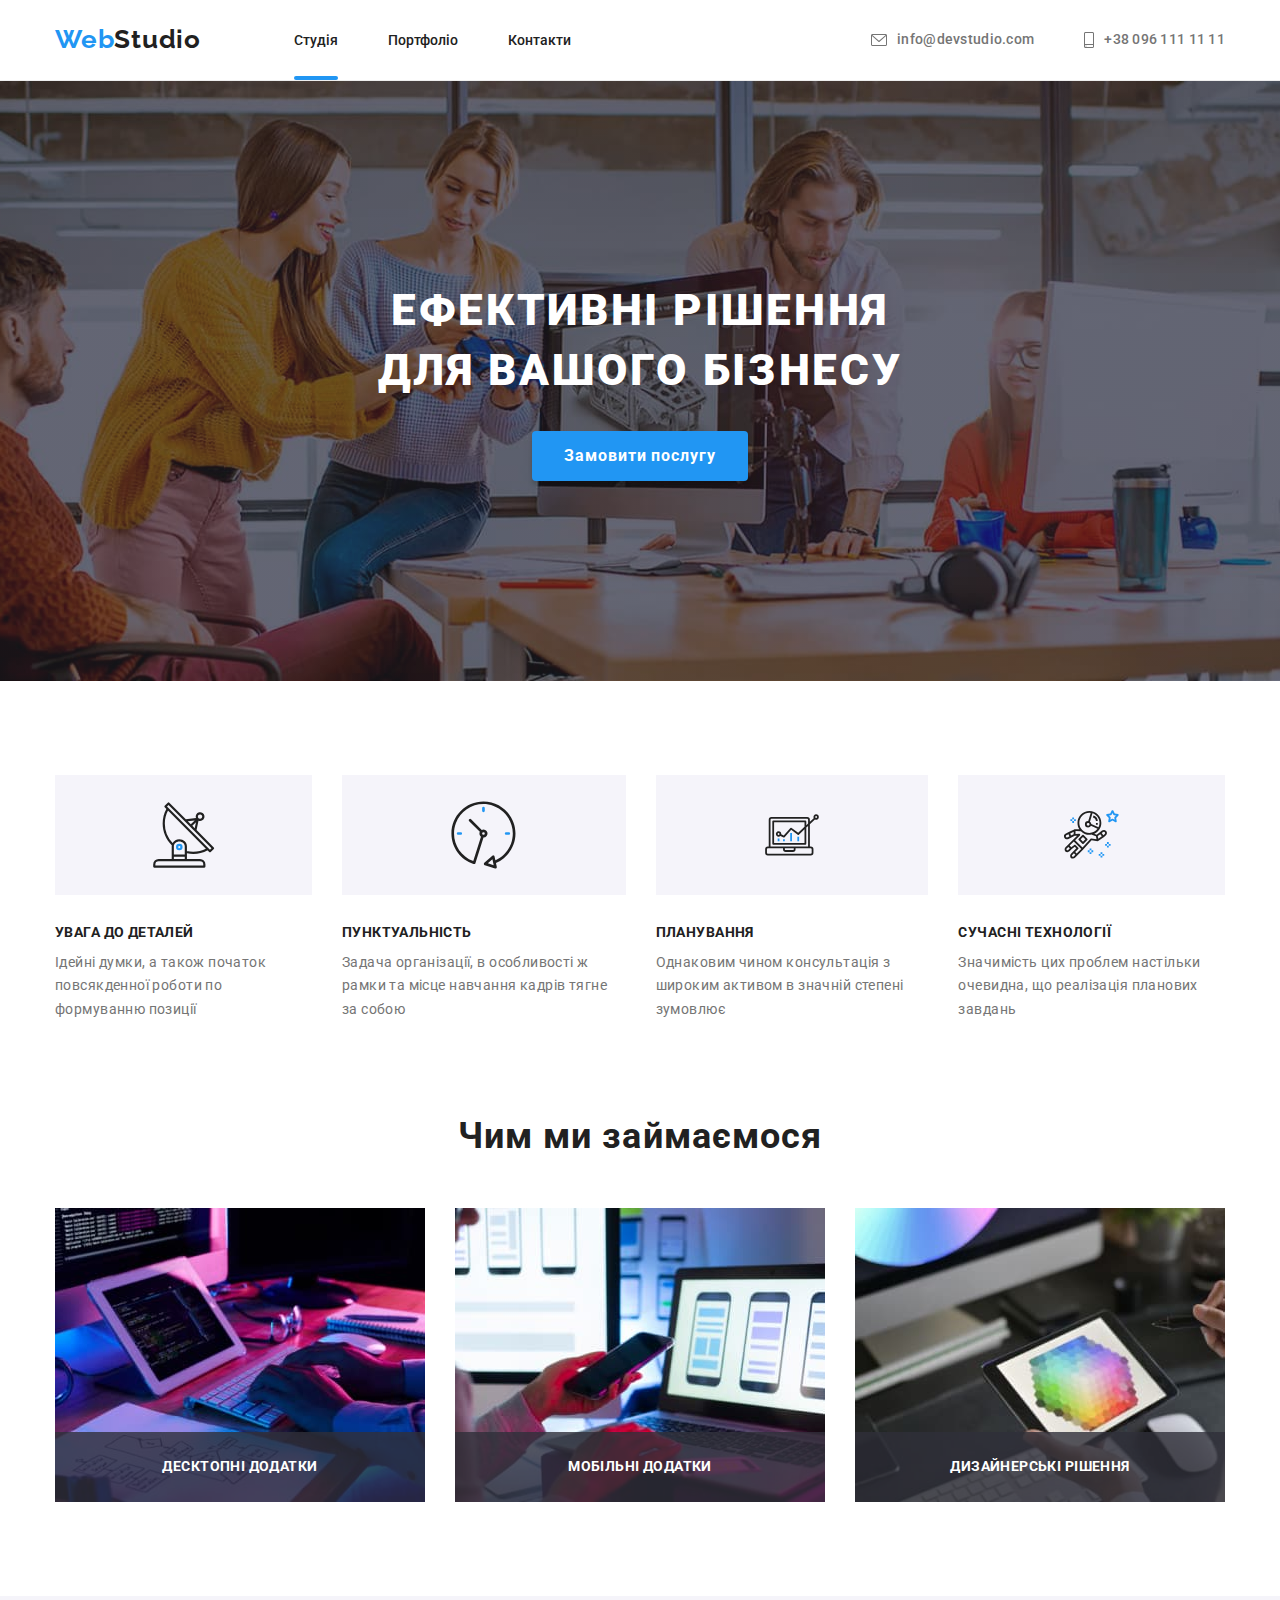
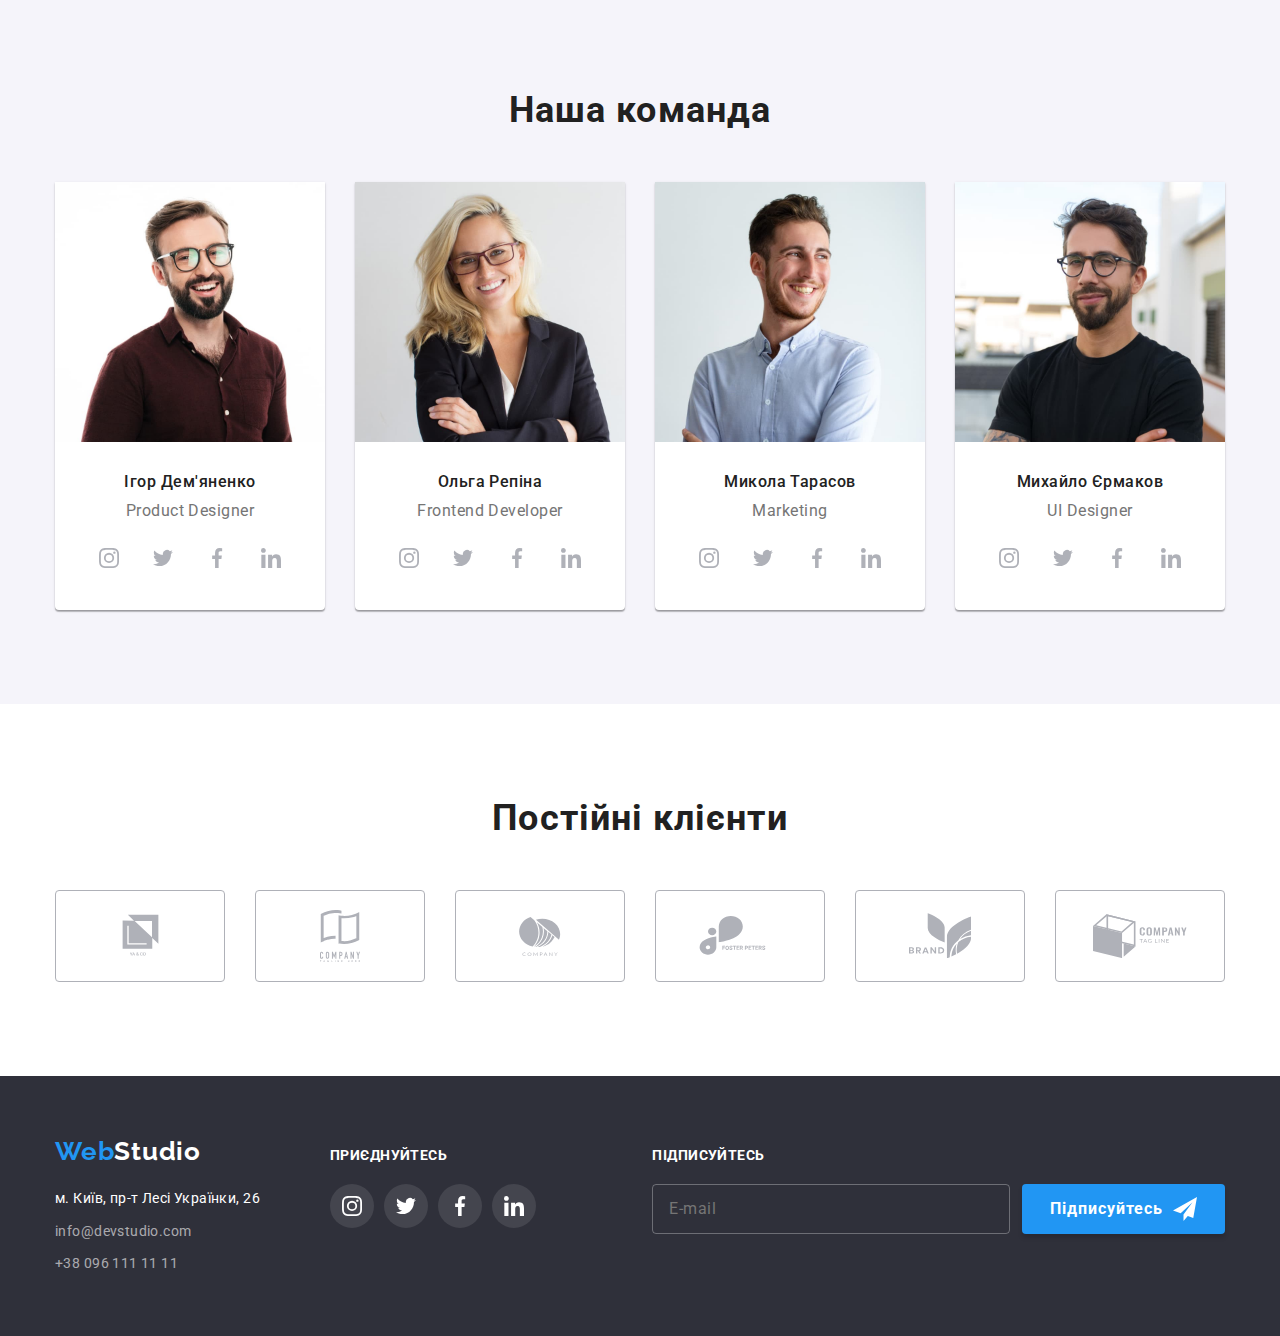
<file: index.html>
<!DOCTYPE html>
<html lang="en">
<head>
    <meta charset="UTF-8">
    <meta http-equiv="X-UA-Compatible" content="IE=edge">
    <meta name="viewport" content="width=device-width, initial-scale=1.0">
    <title>WebStudio</title>
    <link rel="preconnect" href="https://fonts.googleapis.com">
    <link rel="preconnect" href="https://fonts.gstatic.com" crossorigin>
    <link href="https://fonts.googleapis.com/css2?family=Raleway:wght@700&family=Roboto:wght@400;500;700;900&display=swap" 
        rel="stylesheet">
    <link rel="stylesheet" href="https://cdnjs.cloudflare.com/ajax/libs/modern-normalize/1.0.0/modern-normalize.min.css">
    <link rel="stylesheet" href="./css/main.min.css">
</head>
<body>
    <!-- Шапка сторінки    -->
    <header class="page-header">
        <div class="container page-header__container">
            <a href="./index.html" class="logo">Web<span class="logo--header">Studio</span></a>
            <nav>
                <ul class="site-nav">
                    <li class="site-nav__item"><a href="./index.html" class="site-nav__link site-nav__item--active">Студія</a></li>
                    <li class="site-nav__item"><a href="./portfolio.html" class="site-nav__link">Портфоліо</a></li>
                    <li class="site-nav__item"><a href="#" class="site-nav__link">Контакти</a></li>
                </ul>
            </nav>
            <ul class="contact-header">
                <li class="contact-header__item">
                    <a href="mailto:info@devstudio.com" class="contact-header__link">
                        <svg class="contact-header__icon" width="16" height="12">
                            <use href="./images/icons.svg#icon-envelope"></use>
                        </svg>
                        info@devstudio.com
                    </a>
                </li>
                <li class="contact-header__item">
                    <a href="tel:+380961111111" class="contact-header__link">
                        <svg class="contact-header__icon" width="10" height="16">
                            <use href="./images/icons.svg#icon-smartphone"></use>
                        </svg>
                        +38 096 111 11 11
                    </a>
                </li>
            </ul>
        </div>
    </header>
    <!-- Основна частина     -->
    <main>
        <!-- Секція з гаслом та кнопкою замовлення послуг    -->
        <section class="hero overlay">
            <div class="container">
                <h1 class="hero__title">ЕФЕКТИВНІ РІШЕННЯ <br> ДЛЯ ВАШОГО БІЗНЕСУ</h1>
                <button type="button" class="hero__button" data-modal-open>Замовити послугу</button>
            </div>
        </section>
        <!-- Секція Переваги    -->
        <section class="section">
            <div class="container">
                <h2 class="visually-hidden">Особливості</h2>
                <ul class="features">
                    <li class="features__item">
                        <div class="features__thumb">
                            <svg class="features__icon" width="65.32" height="70">
                                <use href="./images/icons.svg#icon-antenna"></use>
                            </svg>
                        </div>
                        <h3 class="features__title">Увага до деталей</h3>
                        <p class="features__text">Ідейні думки, а також початок повсякденної роботи по формуванню позиції</p>
                    </li>
                    <li class="features__item">
                        <div class="features__thumb">
                            <svg class="features__icon" width="66.96" height="70">
                                <use href="./images/icons.svg#icon-clock"></use>
                            </svg>
                        </div>
                        <h3 class="features__title">Пунктуальність</h3>
                        <p class="features__text">Задача організації, в особливості ж рамки та місце навчання кадрів тягне за собою</p>
                    </li>
                    <li class="features__item">
                        <div class="features__thumb">
                            <svg class="features__icon" width="70" height="53.69">
                                <use href="./images/icons.svg#icon-diagram"></use>
                            </svg>
                        </div>
                        <h3 class="features__title">Планування</h3>
                        <p class="features__text">Однаковим чином консультація з широким активом в значній степені зумовлює</p>
                    </li>
                    <li class="features__item">
                        <div class="features__thumb">
                            <svg class="features__icon" width="54.83" height="60.66">
                                <use href="./images/icons.svg#icon-astronaut"></use>
                            </svg>
                        </div>
                        <h3 class="features__title">Сучасні технології</h3>
                        <p class="features__text">Значимість цих проблем настільки очевидна, що реалізація планових завдань</p>
                    </li>
                </ul>
            </div>
        </section>
        <!-- Секція Чим ми займаємося    -->
        <section class="activities-section">
            <div class="container">
                <h2 class="second-title">Чим ми займаємося</h2>
                <ul class="activities">
                    <li class="activities__item">
                        <img src="./images/img1.1opt.jpg" alt="Десктопні додатки" width="370">
                        <div class="activities__thumb">
                            <p class="activities__text">Десктопні додатки</p>
                        </div>
                    </li>
                    <li class="activities__item">
                        <img src="./images/img1.2opt.jpg" alt="Мобільні додатки" width="370">
                        <div class="activities__thumb">
                            <p class="activities__text">Мобільні додатки</p>
                        </div>
                    </li>
                    <li class="activities__item">
                        <img src="./images/img1.3opt.jpg" alt="Дизайнерські рішення" width="370">
                        <div class="activities__thumb">
                            <p class="activities__text">Дизайнерські рішення</p>
                        </div>
                    </li>
                </ul>
            </div>
        </section>
        <!-- Секція команда    -->
        <section class="team section">
            <div class="container">
                <h2 class="second-title">Наша команда</h2>
                <ul class="team-list">
                    <li class="worker">
                        <img src="./images/img2.1opt.jpg" alt="Ігор Дем'яненко" width="270">
                        <div class="worker__thumb">
                            <h3 class="worker__name">Ігор Дем'яненко</h3>
                            <p class="worker__position">Product Designer</p>
                            <ul class="worker__social-link-list">
                                <li class="worker__social-link-item">
                                    <a href="#" class="worker__social-link">
                                        <svg class="worker__social-link-icon" width="20" height="20">
                                            <use href="./images/icons.svg#icon-instagram"></use>
                                        </svg>
                                    </a>
                                </li>
                                <li class="worker__social-link-item">
                                    <a href="#" class="worker__social-link">
                                        <svg class="worker__social-link-icon" width="20" height="20">
                                            <use href="./images/icons.svg#icon-twitter"></use>
                                        </svg>
                                    </a>
                                </li>
                                <li class="worker__social-link-item">
                                    <a href="#" class="worker__social-link">
                                        <svg class="worker__social-link-icon" width="20" height="20">
                                            <use href="./images/icons.svg#icon-facebook"></use>
                                        </svg>
                                    </a>
                                </li>
                                <li class="worker__social-link-item">
                                    <a href="#" class="worker__social-link">
                                        <svg class="worker__social-link-icon" width="20" height="20">
                                            <use href="./images/icons.svg#icon-linkedin"></use>
                                        </svg>
                                    </a>
                                </li>
                            </ul>
                        </div>
                    </li>
                    <li class="worker">
                        <img src="./images/img2.2opt.jpg" alt="Ольга Репіна" width="270">
                        <div class="worker__thumb">
                            <h3 class="worker__name">Ольга Репіна</h3>
                            <p class="worker__position">Frontend Developer</p>
                            <ul class="worker__social-link-list">
                                <li class="worker__social-link-item">
                                    <a href="#" class="worker__social-link">
                                        <svg class="worker__social-link-icon" width="20" height="20">
                                            <use href="./images/icons.svg#icon-instagram"></use>
                                        </svg>
                                    </a>
                                </li>
                                <li class="worker__social-link-item">
                                    <a href="#" class="worker__social-link">
                                        <svg class="worker__social-link-icon" width="20" height="20">
                                            <use href="./images/icons.svg#icon-twitter"></use>
                                        </svg>
                                    </a>
                                </li>
                                <li class="worker__social-link-item">
                                    <a href="#" class="worker__social-link">
                                        <svg class="worker__social-link-icon" width="20" height="20">
                                            <use href="./images/icons.svg#icon-facebook"></use>
                                        </svg>
                                    </a>
                                </li>
                                <li class="worker__social-link-item">
                                    <a href="#" class="worker__social-link">
                                        <svg class="worker__social-link-icon" width="20" height="20">
                                            <use href="./images/icons.svg#icon-linkedin"></use>
                                        </svg>
                                    </a>
                                </li>
                            </ul>
                        </div>
                    </li>
                    <li class="worker">
                        <img src="./images/img2.3opt.jpg" alt="Микола Тарасов" width="270">
                        <div class="worker__thumb">
                            <h3 class="worker__name">Микола Тарасов</h3>
                            <p class="worker__position">Marketing</p>
                            <ul class="worker__social-link-list">
                                <li class="worker__social-link-item">
                                    <a href="#" class="worker__social-link">
                                        <svg class="worker__social-link-icon" width="20" height="20">
                                            <use href="./images/icons.svg#icon-instagram"></use>
                                        </svg>
                                    </a>
                                </li>
                                <li class="worker__social-link-item">
                                    <a href="#" class="worker__social-link">
                                        <svg class="worker__social-link-icon" width="20" height="20">
                                            <use href="./images/icons.svg#icon-twitter"></use>
                                        </svg>
                                    </a>
                                </li>
                                <li class="worker__social-link-item">
                                    <a href="#" class="worker__social-link">
                                        <svg class="worker__social-link-icon" width="20" height="20">
                                            <use href="./images/icons.svg#icon-facebook"></use>
                                        </svg>
                                    </a>
                                </li>
                                <li class="worker__social-link-item">
                                    <a href="#" class="worker__social-link">
                                        <svg class="worker__social-link-icon" width="20" height="20">
                                            <use href="./images/icons.svg#icon-linkedin"></use>
                                        </svg>
                                    </a>
                                </li>
                            </ul>
                        </div>
                    </li>
                    <li class="worker">
                        <img src="./images/img2.4opt.jpg" alt="Михайло Єрмаков" width="270">
                        <div class="worker__thumb">
                            <h3 class="worker__name">Михайло Єрмаков</h3>
                            <p class="worker__position">UI Designer</p>
                            <ul class="worker__social-link-list">
                                <li class="worker__social-link-item">
                                    <a href="#" class="worker__social-link">
                                        <svg class="worker__social-link-icon" width="20" height="20">
                                            <use href="./images/icons.svg#icon-instagram"></use>
                                        </svg>
                                    </a>
                                </li>
                                <li class="worker__social-link-item">
                                    <a href="#" class="worker__social-link">
                                        <svg class="worker__social-link-icon" width="20" height="20">
                                            <use href="./images/icons.svg#icon-twitter"></use>
                                        </svg>
                                    </a>
                                </li>
                                <li class="worker__social-link-item">
                                    <a href="#" class="worker__social-link">
                                        <svg class="worker__social-link-icon" width="20" height="20">
                                            <use href="./images/icons.svg#icon-facebook"></use>
                                        </svg>
                                    </a>
                                </li>
                                <li class="worker__social-link-item">
                                    <a href="#" class="worker__social-link">
                                        <svg class="worker__social-link-icon" width="20" height="20">
                                            <use href="./images/icons.svg#icon-linkedin"></use>
                                        </svg>
                                    </a>
                                </li>
                            </ul>
                        </div>
                    </li>
                </ul>
            </div>
        </section>
        <!-- Секція Постійні клієнти    -->
        <section class="section">
            <div class="container">
                <h2 class="second-title">Постійні клієнти</h2>
                <ul class="clients">
                    <li class="clients__item">
                        <a href="#" class="clients__link">
                            <svg class="clients__icon" width="41" height="46.7">
                                <use href="./images/icons.svg#icon-client1"></use>
                            </svg>
                        </a>
                    </li>
                    <li class="clients__item">
                        <a href="#" class="clients__link">
                            <svg class="clients__icon" width="40" height="52">
                                <use href="./images/icons.svg#icon-client2"></use>
                            </svg>
                        </a>
                    </li>
                    <li class="clients__item">
                        <a href="#" class="clients__link">
                            <svg class="clients__icon" width="43.46" height="41.18">
                                <use href="./images/icons.svg#icon-client3"></use>
                            </svg>
                        </a>
                    </li>
                    <li class="clients__item">
                        <a href="#" class="clients__link">
                            <svg class="clients__icon" width="84.44" height="40.62">
                                <use href="./images/icons.svg#icon-client4"></use>
                            </svg>
                        </a>
                    </li>
                    <li class="clients__item">
                        <a href="#" class="clients__link">
                            <svg class="clients__icon" width="62.54" height="45.43">
                                <use href="./images/icons.svg#icon-client5"></use>
                            </svg>
                        </a>
                    </li>
                    <li class="clients__item">
                        <a href="#" class="clients__link">
                            <svg class="clients__icon" width="93.79" height="43.93">
                                <use href="./images/icons.svg#icon-client6"></use>
                            </svg>
                        </a>
                    </li>
                </ul>
            </div>
        </section>
    </main>
    <!-- Підвал сторінки    -->
    <footer class="footer">
        <div class="container footer__container">
            <div>
                <a href="./index.html" class="logo">Web<span class="logo--footer">Studio</span></a>
                <address class="address">
                    <ul>
                        <li class="address__item"><a href="https://goo.gl/maps/hZoYiyH5EYy9L1387" class="address__place">м. Київ, пр-т Лесі Українки, 26</a></li>
                        <li class="address__item"><a href="mailto:info@devstudio.com" class="address__contact">info@devstudio.com</a></li>
                        <li class="address__item"><a href="tel:+380961111111" class="address__contact">+38 096 111 11 11</a></li>
                    </ul>
                </address>
            </div>
            <div class="join">
                <p class="join__title">Приєднуйтесь</p>
                <ul class="join__list">
                    <li class="join__item">
                        <a href="#" class="join__social-link">
                            <svg class="join__icon" width="20" height="20">
                                <use href="./images/icons.svg#icon-instagram"></use>
                            </svg>
                        </a>
                    </li>
                    <li class="join__item">
                        <a href="#" class="join__social-link">
                            <svg class="join__icon" width="20" height="20">
                                <use href="./images/icons.svg#icon-twitter"></use>
                            </svg>
                        </a>
                    </li>
                    <li class="join__item">
                        <a href="#" class="join__social-link">
                            <svg class="join__icon" width="20" height="20">
                                <use href="./images/icons.svg#icon-facebook"></use>
                            </svg>
                        </a>
                    </li>
                    <li class="join__item">
                        <a href="#" class="join__social-link">
                            <svg class="join__icon" width="20" height="20">
                                <use href="./images/icons.svg#icon-linkedin"></use>
                            </svg>
                        </a>
                    </li>
                </ul>
            </div>
            <div class="subscription">
                <p class="subscription__title">Підписуйтесь</p>
                <form class="subscription__form">
                    <label class="subscription__label">
                        <input class="subcription__input" type="email" name="email" placeholder="E-mail">
                    </label>
                    <button class="subscription__button">
                        <span class="subscription__button-title">Підписуйтесь</span>
                        <svg width="24" height="24">
                            <use href="./images/icons.svg#icon-send"></use>
                        </svg>
                    </button>
                </form>
            </div>
        </div>
    </footer>
    <!-- Бекдроп для модального вікна-->
    <div class="backdrop is-hidden" data-modal>
        <div class="modal">
            <button class="modal__button-close" data-modal-close>
                <svg class="modal__icon-close" width="18" height="18">
                    <use href="./images/icons.svg#icon-modal-close-button"></use>
                </svg>
            </button>
            <p class="modal__title">Залиште свої дані, ми Вам передзвонимо</p>
            <form class="modal__form">
                <label class="modal__label">
                    <span class="modal__label-title">Ім'я</span> 
                    <div class="modal__label-field">
                        <input type="text" class="modal__input" placeholder=" " name="username" required>
                        <svg class="modal__label-icon" width="18" height="18">
                            <use href="./images/icons.svg#icon-modal-person"></use>
                        </svg>
                    </div>
                </label>
                <label class="modal__label">
                    <span class="modal__label-title">Телефон</span>
                    <div class="modal__label-field">
                        <input type="tel" class="modal__input" placeholder=" " name="phone" required>
                        <svg class="modal__label-icon" width="18" height="18">
                            <use href="./images/icons.svg#icon-modal-phone"></use>
                        </svg>
                    </div>
                </label>
                <label class="modal__label">
                    <span class="modal__label-title">Електронна пошта</span>
                    <div class="modal__label-field">
                        <input type="email" class="modal__input" placeholder=" " name="mail" required>
                        <svg class="modal__label-icon" width="18" height="18">
                            <use href="./images/icons.svg#icon-modal-email"></use>
                        </svg>
                    </div>
                </label>
                <label class="modal__label">
                    <span class="modal__label-title">Коментар</span>
                    <div class="modal__textarea-field">
                        <textarea class="modal__input comment" placeholder=" " name="comment" id="" rows="4"></textarea>
                        <span class="modal__input-placeholder">Введіть текст</span>
                    </div>
                    
                </label>
                <!-- Мітка погодження з правилами договору -->
                <label class="modal__rules-label">
                    <input type="checkbox" name="rules" class="modal__rules-checkbox visually-hidden" required>
                    <svg class="modal__rules-icon" width="16" height="15"> 
                        <use href="./images/icons.svg#icon-modal-tick"></use>
                    </svg>
                    <span class="modal__rules-text">Погоджуюсь з розсилкою і приймаю</span>
                    <a class="modal__rules-link" href="#">Умови договору</a>
                </label>
                <button type="submit" class="modal__button">Відправити</button>
            </form>
        </div>
    </div>
    <!-- Скрипт для модального вікна -->
    <script src="./js/modal.js"></script>
</body>
</html>
</file>
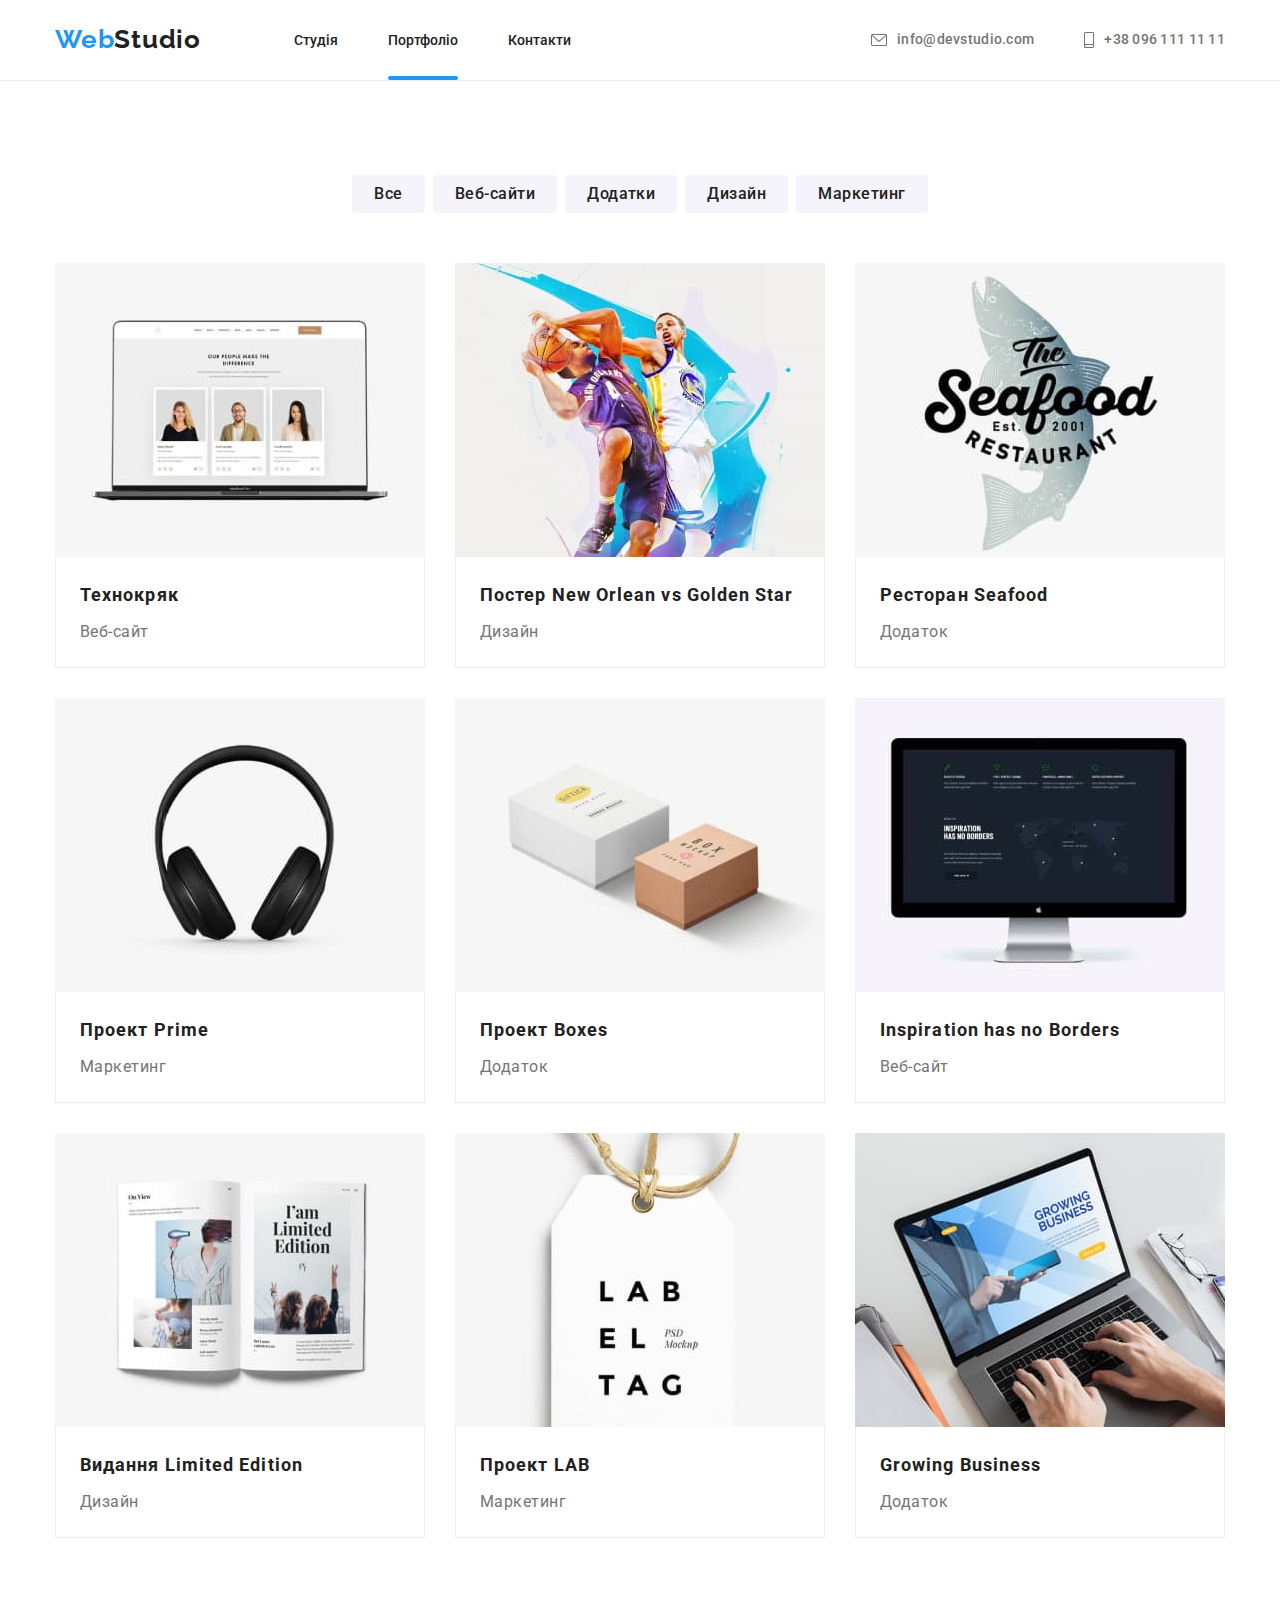
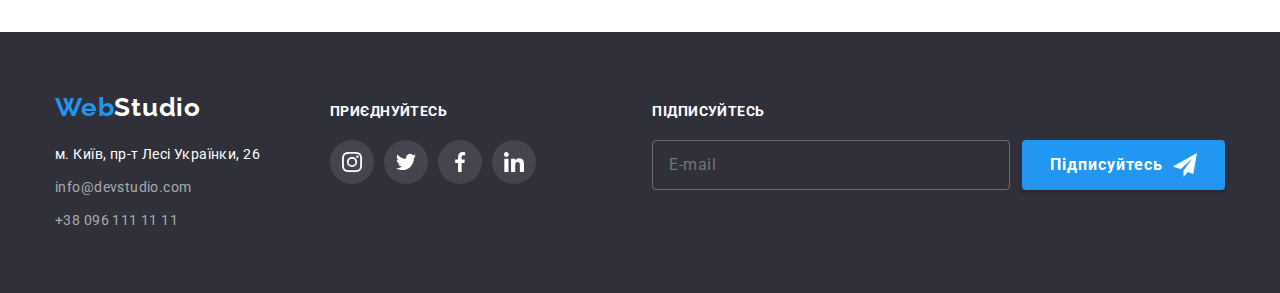
<file: portfolio.html>
<!DOCTYPE html>
<html lang="en">
<head>
    <meta charset="UTF-8">
    <meta http-equiv="X-UA-Compatible" content="IE=edge">
    <meta name="viewport" content="width=device-width, initial-scale=1.0">
    <title>WebStudio</title>
    <link rel="preconnect" href="https://fonts.googleapis.com">
    <link rel="preconnect" href="https://fonts.gstatic.com" crossorigin>
    <link href="https://fonts.googleapis.com/css2?family=Raleway:wght@700&family=Roboto:wght@400;500;700;900&display=swap"
        rel="stylesheet">
    <link rel="stylesheet" href="https://cdnjs.cloudflare.com/ajax/libs/modern-normalize/1.0.0/modern-normalize.min.css">
    <link rel="stylesheet" href="./css/main.min.css">
</head>
<body>
    <!-- Шапка сторінки    -->
    <header class="page-header">
        <div class="container page-header__container">
            <a href="./index.html" class="logo">Web<span class="logo--header">Studio</span></a>
            <nav>
                <ul class="site-nav">
                    <li class="site-nav__item"><a href="./index.html"
                            class="site-nav__link">Студія</a></li>
                    <li class="site-nav__item"><a href="./portfolio.html" class="site-nav__link site-nav__item--active">Портфоліо</a></li>
                    <li class="site-nav__item"><a href="#" class="site-nav__link">Контакти</a></li>
                </ul>
            </nav>
            <ul class="contact-header">
                <li class="contact-header__item">
                    <a href="mailto:info@devstudio.com" class="contact-header__link">
                        <svg class="contact-header__icon" width="16" height="12">
                            <use href="./images/icons.svg#icon-envelope"></use>
                        </svg>
                        info@devstudio.com
                    </a>
                </li>
                <li class="contact-header__item">
                    <a href="tel:+380961111111" class="contact-header__link">
                        <svg class="contact-header__icon" width="10" height="16">
                            <use href="./images/icons.svg#icon-smartphone"></use>
                        </svg>
                        +38 096 111 11 11
                    </a>
                </li>
            </ul>
        </div>
    </header>
    <!-- Основна частина сторінки    -->
    <main>
        <section class="section">
            <div class="container">
                <h1 class="visually-hidden">Проекти</h1>
                <ul class="filtrs">
                    <li class="filtrs__item"><button type="button" class="filtrs__button">Все</button></li>
                    <li class="filtrs__item"><button type="button" class="filtrs__button">Веб-сайти</button></li>
                    <li class="filtrs__item"><button type="button" class="filtrs__button">Додатки</button></li>
                    <li class="filtrs__item"><button type="button" class="filtrs__button">Дизайн</button></li>
                    <li class="filtrs__item"><button type="button" class="filtrs__button">Маркетинг</button></li>
                </ul>
                <ul class="project-list">
                    <li class="project">
                        <div class="project__image">
                            <img src="./images/img3.1opt.jpg" alt="Технокряк" width="370">
                            <div class="project__hover-thumb">
                                <p class="project__hover-text">Ресурс пропонує комплексні рішення з різним рівнем функціоналу і сервісів. Все це
                                    дозволить відвідувачу отримати вичерпні дані про компанію чи фізичну особу</p>
                            </div>
                        </div>
                        <div class="project__thumb">
                            <h2 class="project__name">Технокряк</h2>
                            <p class="project__type">Веб-сайт</p>
                        </div>
                    </li>
                    <li class="project">
                        <div class="project__image">
                            <img src="./images/img3.2opt.jpg" alt="Постер New Orlean vs Golden Star" width="370">
                            <div class="project__hover-thumb">
                                <p class="project__hover-text">Ресурс пропонує комплексні рішення з різним рівнем функціоналу і сервісів. Все це
                                    дозволить відвідувачу отримати вичерпні дані про компанію чи фізичну особу</p>
                            </div>
                        </div>
                        <div class="project__thumb">
                            <h2 class="project__name">Постер New Orlean vs Golden Star</h2>
                            <p class="project__type">Дизайн</p>
                        </div>
                    </li>
                    <li class="project">
                        <div class="project__image">
                            <img src="./images/img3.3opt.jpg" alt="Ресторан Seafood" width="370">
                            <div class="project__hover-thumb">
                                <p class="project__hover-text">Ресурс пропонує комплексні рішення з різним рівнем функціоналу і сервісів. Все це
                                    дозволить відвідувачу отримати вичерпні дані про компанію чи фізичну особу</p>
                            </div>
                        </div>
                        <div class="project__thumb">
                            <h2 class="project__name">Ресторан Seafood</h2>
                            <p class="project__type">Додаток</p>
                        </div>
                    </li>
                    <li class="project">
                        <div class="project__image">
                            <img src="./images/img3.4opt.jpg" alt="Проект Prime" width="370">
                            <div class="project__hover-thumb">
                                <p class="project__hover-text">Ресурс пропонує комплексні рішення з різним рівнем функціоналу і сервісів. Все це
                                    дозволить відвідувачу отримати вичерпні дані про компанію чи фізичну особу</p>
                            </div>
                        </div>
                        <div class="project__thumb">
                            <h2 class="project__name">Проект Prime</h2>
                            <p class="project__type">Маркетинг</p>
                        </div>
                    </li>
                    <li class="project">
                        <div class="project__image">
                            <img src="./images/img3.5opt.jpg" alt="Проект Boxes" width="370">
                            <div class="project__hover-thumb">
                                <p class="project__hover-text">Ресурс пропонує комплексні рішення з різним рівнем функціоналу і сервісів. Все це
                                    дозволить відвідувачу отримати вичерпні дані про компанію чи фізичну особу</p>
                            </div>
                        </div>
                        <div class="project__thumb">
                            <h2 class="project__name">Проект Boxes</h2>
                            <p class="project__type">Додаток</p>
                        </div>
                    </li>
                    <li class="project">
                        <div class="project__image">
                            <img src="./images/img3.6opt.jpg" alt="Inspiration has no Borders" width="370">
                            <div class="project__hover-thumb">
                                <p class="project__hover-text">Ресурс пропонує комплексні рішення з різним рівнем функціоналу і сервісів. Все це
                                    дозволить відвідувачу отримати вичерпні дані про компанію чи фізичну особу</p>
                            </div>
                        </div>
                        <div class="project__thumb">
                            <h2 class="project__name">Inspiration has no Borders</h2>
                            <p class="project__type">Веб-сайт</p>
                        </div>
                    </li>
                    <li class="project">
                        <div class="project__image">
                            <img src="./images/img3.7opt.jpg" alt="Видання Limited Edition" width="370">
                            <div class="project__hover-thumb">
                                <p class="project__hover-text">Ресурс пропонує комплексні рішення з різним рівнем функціоналу і сервісів. Все це
                                    дозволить відвідувачу отримати вичерпні дані про компанію чи фізичну особу</p>
                            </div>
                        </div>
                        <div class="project__thumb">
                            <h2 class="project__name">Видання Limited Edition</h2>
                            <p class="project__type">Дизайн</p>
                        </div>
                    </li>
                    <li class="project">
                        <div class="project__image">
                            <img src="./images/img3.8opt.jpg" alt="Проект LAB" width="370">
                            <div class="project__hover-thumb">
                                <p class="project__hover-text">Ресурс пропонує комплексні рішення з різним рівнем функціоналу і сервісів. Все це
                                    дозволить відвідувачу отримати вичерпні дані про компанію чи фізичну особу</p>
                            </div>
                        </div>
                        <div class="project__thumb">
                            <h2 class="project__name">Проект LAB</h2>
                            <p class="project__type">Маркетинг</p>
                        </div>
                    </li>
                    <li class="project">
                        <div class="project__image">
                            <img src="./images/img3.9opt.jpg" alt="Growing Business" width="370">
                            <div class="project__hover-thumb">
                                <p class="project__hover-text">Ресурс пропонує комплексні рішення з різним рівнем функціоналу і сервісів. Все це
                                    дозволить відвідувачу отримати вичерпні дані про компанію чи фізичну особу</p>
                            </div>
                        </div>
                        <div class="project__thumb">
                            <h2 class="project__name">Growing Business</h2>
                            <p class="project__type">Додаток</p>
                        </div>
                    </li>
                </ul>
            </div>
        </section>
    </main>
    <!-- Підвал сторінки    -->
    <footer class="footer">
        <div class="container footer__container">
            <div>
                <a href="./index.html" class="logo">Web<span class="logo--footer">Studio</span></a>
                <address class="address">
                    <ul>
                        <li class="address__item"><a href="https://goo.gl/maps/hZoYiyH5EYy9L1387" class="address__place">м.
                                Київ, пр-т Лесі Українки, 26</a></li>
                        <li class="address__item"><a href="mailto:info@devstudio.com"
                                class="address__contact">info@devstudio.com</a></li>
                        <li class="address__item"><a href="tel:+380961111111" class="address__contact">+38 096 111 11 11</a>
                        </li>
                    </ul>
                </address>
            </div>
            <div class="join">
                <p class="join__title">Приєднуйтесь</p>
                <ul class="join__list">
                    <li class="join__item">
                        <a href="#" class="join__social-link">
                            <svg class="join__icon" width="20" height="20">
                                <use href="./images/icons.svg#icon-instagram"></use>
                            </svg>
                        </a>
                    </li>
                    <li class="join__item">
                        <a href="#" class="join__social-link">
                            <svg class="join__icon" width="20" height="20">
                                <use href="./images/icons.svg#icon-twitter"></use>
                            </svg>
                        </a>
                    </li>
                    <li class="join__item">
                        <a href="#" class="join__social-link">
                            <svg class="join__icon" width="20" height="20">
                                <use href="./images/icons.svg#icon-facebook"></use>
                            </svg>
                        </a>
                    </li>
                    <li class="join__item">
                        <a href="#" class="join__social-link">
                            <svg class="join__icon" width="20" height="20">
                                <use href="./images/icons.svg#icon-linkedin"></use>
                            </svg>
                        </a>
                    </li>
                </ul>
            </div>
            <div class="subscription">
                <p class="subscription__title">Підписуйтесь</p>
                <form class="subscription__form">
                    <label class="subscription__label">
                        <input class="subcription__input" type="email" name="email" placeholder="E-mail">
                    </label>
                    <button class="subscription__button">
                        <span class="subscription__button-title">Підписуйтесь</span>
                        <svg width="24" height="24">
                            <use href="./images/icons.svg#icon-send"></use>
                        </svg>
                    </button>
                </form>
            </div>
        </div>
    </footer>
</body>
</html>
</file>
<file: css/main.min.css>
body{font-family:"Roboto",sans-serif;color:#212121}h1,h2,h3,p{margin:0}ul{margin:0;padding:0;list-style:none}img{display:block;max-width:100%;height:auto}.container{width:1200px;margin:0 auto;padding:0 15px}.section{padding:94px 0}.visually-hidden{position:absolute;width:1px;height:1px;margin:-1px;border:0;padding:0;white-space:nowrap;-webkit-clip-path:inset(100%);clip-path:inset(100%);clip:rect(0 0 0 0);overflow:hidden}.second-title{color:#212121;font-weight:700;font-size:36px;line-height:1.16;letter-spacing:.03em;text-align:center;margin:0;padding:0}.address{margin-top:20px}.address__item:nth-child(n+2){margin-top:9px}.address__place{color:#fff;text-decoration:none;font-style:normal;font-size:14px;line-height:1.71;letter-spacing:.03em}.address__contact{color:rgba(255,255,255,.6);text-decoration:none;font-style:normal;font-size:14px;line-height:1.71;letter-spacing:.03em}.footer{background-color:#2f303a;padding:60px 0}.footer__container{display:-webkit-box;display:-ms-flexbox;display:flex}.join{margin-left:70px;margin-top:12px}.join__title{font-family:"Roboto",sans-serif;font-style:normal;font-weight:700;font-size:14px;line-height:1.14;letter-spacing:.03em;text-transform:uppercase;color:#fff;margin-bottom:20px}.join__list{display:-webkit-box;display:-ms-flexbox;display:flex}.join__item{width:44px;height:44px;margin-right:10px}.join__item:nth-child(4){margin-right:0px}.join__social-link{color:#fff;width:100%;height:100%;display:-webkit-box;display:-ms-flexbox;display:flex;-webkit-box-align:center;-ms-flex-align:center;align-items:center;-webkit-box-pack:center;-ms-flex-pack:center;justify-content:center;border-radius:50%;background:rgba(255,255,255,.1);-webkit-transition:background-color 250ms cubic-bezier(0.4, 0, 0.2, 1);transition:background-color 250ms cubic-bezier(0.4, 0, 0.2, 1)}.join__social-link:hover,.join__social-link:focus{background-color:#2196f3}.join__icon{fill:#fff}.logo{font-family:"Raleway",sans-serif;color:#2196f3;text-decoration:none;font-weight:700;font-size:26px;line-height:1.19;letter-spacing:.03em;padding:24px 0 25px 0}.logo--header{color:#212121}.logo--footer{color:#fff}.page-header{border-bottom:1px solid #eee}.page-header__container{display:-webkit-box;display:-ms-flexbox;display:flex;-webkit-box-align:center;-ms-flex-align:center;align-items:center}.contact-header__link{color:#757575;text-decoration:none;font-weight:500;font-size:14px;line-height:1.14;letter-spacing:.02em;display:-webkit-box;display:-ms-flexbox;display:flex;-webkit-transition:color 250ms cubic-bezier(0.4, 0, 0.2, 1);transition:color 250ms cubic-bezier(0.4, 0, 0.2, 1)}.contact-header__link:hover,.contact-header__link:focus{color:#2196f3}.contact-header{margin:0 0 0 auto;display:-webkit-box;display:-ms-flexbox;display:flex;padding:0}.contact-header__icon{-ms-flex-item-align:center;align-self:center;margin-right:10px;fill:currentColor}.contact-header__item:not(:first-child){margin-left:50px}.site-nav{display:-webkit-box;display:-ms-flexbox;display:flex;margin:0 0 0 93px;padding:0}.site-nav__item:not(:first-child){margin-left:50px}.site-nav__link{position:relative;color:#212121;text-decoration:none;font-weight:500;font-size:14px;line-height:1.14;text-decoration:none;padding:32px 0px;-webkit-transition:color 250ms cubic-bezier(0.4, 0, 0.2, 1);transition:color 250ms cubic-bezier(0.4, 0, 0.2, 1)}.site-nav__link:hover,.site-nav__link:focus{color:#2196f3}.site-nav__item--active::after{position:absolute;bottom:0;display:block;content:"";width:100%;height:4px;background-color:#2196f3;border-radius:2px}.subscription{margin-top:12px;margin-left:auto}.subscription__form{display:-webkit-box;display:-ms-flexbox;display:flex}.subscription__label{display:-webkit-box;display:-ms-flexbox;display:flex;margin-right:12px;height:50px}.subcription__input{width:358px;border:1px solid rgba(255,255,255,.3);border-radius:4px;outline:none;background-color:rgba(0,0,0,0);font-family:"Roboto",sans-serif;font-weight:400;font-size:16px;line-height:1.25;letter-spacing:.03em;color:rgba(255,255,255,.6);padding:15px 16px}.subscription__button{display:-webkit-box;display:-ms-flexbox;display:flex;-webkit-box-align:center;-ms-flex-align:center;align-items:center;height:50px;background-color:#2196f3;padding:10px 28px;-webkit-box-shadow:0px 4px 4px rgba(0,0,0,.15);box-shadow:0px 4px 4px rgba(0,0,0,.15);border-radius:4px;border:none;cursor:pointer}.subscription__button-title{font-family:"Roboto",sans-serif;font-weight:700;font-size:16px;line-height:1.88;letter-spacing:.06em;color:#fff;margin-right:10px}.subscription__title{font-family:"Roboto",sans-serif;font-style:normal;font-weight:700;font-size:14px;line-height:1.14;letter-spacing:.03em;text-transform:uppercase;color:#fff;margin-bottom:20px}.activities-section{padding:0 0 94px 0}.activities{display:-webkit-box;display:-ms-flexbox;display:flex;margin:50px 0 0 0}.activities__item{position:relative}.activities__item:not(:first-child){margin-left:30px}.activities__thumb{display:-webkit-box;display:-ms-flexbox;display:flex;-webkit-box-pack:center;-ms-flex-pack:center;justify-content:center;-webkit-box-align:center;-ms-flex-align:center;align-items:center;position:absolute;bottom:0;left:0;width:100%;height:70px;background:rgba(47,48,58,.8)}.activities__text{text-transform:uppercase;font-family:"Roboto",sans-serif;font-weight:700;font-size:14px;line-height:1.14;text-align:center;letter-spacing:.03em;color:#fff}.clients{margin-top:50px;display:-webkit-box;display:-ms-flexbox;display:flex;-webkit-box-pack:center;-ms-flex-pack:center;justify-content:center}.clients__item{width:170px;height:92px;margin-right:30px}.clients__item:nth-child(6){margin-right:0px}.clients__link{color:#afb1b8;width:100%;height:100%;display:-webkit-box;display:-ms-flexbox;display:flex;-webkit-box-align:center;-ms-flex-align:center;align-items:center;-webkit-box-pack:center;-ms-flex-pack:center;justify-content:center;border:1px solid #afb1b8;border-radius:4px;-webkit-transition:color 250ms cubic-bezier(0.4, 0, 0.2, 1),border-color 250ms cubic-bezier(0.4, 0, 0.2, 1);transition:color 250ms cubic-bezier(0.4, 0, 0.2, 1),border-color 250ms cubic-bezier(0.4, 0, 0.2, 1)}.clients__link:hover,.clients__link:focus{border-color:#2196f3;color:#2196f3}.clients__icon{fill:currentColor}.features{display:-webkit-box;display:-ms-flexbox;display:flex;padding:0;margin:0}.features__thumb{background-color:#f5f4fa;padding:25px auto;height:120px;display:-webkit-box;display:-ms-flexbox;display:flex;-webkit-box-align:center;-ms-flex-align:center;align-items:center;-webkit-box-pack:center;-ms-flex-pack:center;justify-content:center;margin-bottom:30px}.features__icon{fill:#212121}.features__title{color:#212121;font-weight:700;font-size:14px;line-height:1.14;letter-spacing:.03em;text-transform:uppercase}.features__text{color:#757575;font-size:14px;line-height:1.71;letter-spacing:.03em;margin-top:10px}.features__item:not(:first-child){margin-left:30px}.hero{padding:200px 0}.overlay{max-width:1600px;max-height:600px;margin:0 auto;background-image:-webkit-gradient(linear, left top, right top, from(rgba(47, 48, 58, 0.4)), to(rgba(47, 48, 58, 0.4))),url("../images/overlay.jpg");background-image:linear-gradient(to right, rgba(47, 48, 58, 0.4), rgba(47, 48, 58, 0.4)),url("../images/overlay.jpg");background-repeat:no-repeat;background-position:center;background-size:cover}.hero__title{color:#fff;text-align:center;font-weight:900;font-size:44px;line-height:1.36;letter-spacing:.06em;margin:0}.hero__button{display:block;cursor:pointer;background:#2196f3;color:#fff;padding:10px 32px;font-weight:700;font-size:16px;line-height:1.875;letter-spacing:.06em;border:0;border-radius:4px;-webkit-box-shadow:0px 4px 4px rgba(0,0,0,.15);box-shadow:0px 4px 4px rgba(0,0,0,.15);margin:30px auto 0 auto}.backdrop{position:fixed;top:0;left:0;width:100%;height:100%;background-color:rgba(0,0,0,.2);opacity:1;-webkit-transition:opacity 1000ms cubic-bezier(0.4, 0, 0.2, 1);transition:opacity 1000ms cubic-bezier(0.4, 0, 0.2, 1)}.is-hidden{opacity:0;pointer-events:none}.is-hidden .modal{-webkit-transform:translate(-50%, -50%) scale(0.5);transform:translate(-50%, -50%) scale(0.5)}.modal{min-height:581px;min-width:528px;background-color:#fff;position:absolute;top:50%;left:50%;-webkit-transform:translate(-50%, -50%) scale(1);transform:translate(-50%, -50%) scale(1);-webkit-transition:-webkit-transform 1000ms cubic-bezier(0.4, 0, 0.2, 1);transition:-webkit-transform 1000ms cubic-bezier(0.4, 0, 0.2, 1);transition:transform 1000ms cubic-bezier(0.4, 0, 0.2, 1);transition:transform 1000ms cubic-bezier(0.4, 0, 0.2, 1), -webkit-transform 1000ms cubic-bezier(0.4, 0, 0.2, 1);padding:40px}.modal__button-close{display:-webkit-box;display:-ms-flexbox;display:flex;-webkit-box-pack:center;-ms-flex-pack:center;justify-content:center;-webkit-box-align:center;-ms-flex-align:center;align-items:center;position:absolute;top:8px;right:8px;width:30px;height:30px;padding:0px;margin:0px;border:1px solid rgba(0,0,0,.1);border-radius:50%;background-color:#fff;cursor:pointer;color:#212121}.modal__icon-close{fill:currentColor;-webkit-transition:fill 250ms cubic-bezier(0.4, 0, 0.2, 1);transition:fill 250ms cubic-bezier(0.4, 0, 0.2, 1)}.modal__icon-close:hover,.modal__icon-close:focus{fill:#2196f3}.modal__title{font-family:"Roboto",sans-serif;font-weight:700;font-size:20px;line-height:1.15;text-align:center;letter-spacing:.03em;color:#212121;margin-bottom:12px}.modal__label{display:-webkit-box;display:-ms-flexbox;display:flex;-webkit-box-orient:vertical;-webkit-box-direction:normal;-ms-flex-direction:column;flex-direction:column}.modal__label-title{font-family:"Roboto",sans-serif;font-weight:400;font-size:12px;line-height:1.16;letter-spacing:.01em;margin-bottom:4px;color:#757575}.modal__input{width:100%;border:1px solid rgba(33,33,33,.2);border-radius:4px;height:40px;padding:12px 42px;outline:none;-webkit-transition:border 250ms cubic-bezier(0.4, 0, 0.2, 1);transition:border 250ms cubic-bezier(0.4, 0, 0.2, 1)}.modal__label:hover .modal__input{border-color:#2196f3;cursor:pointer}.modal__label:focus .modal__input{border-color:#2196f3;cursor:pointer}.modal__input:focus-within{border-color:#2196f3}.comment{height:120px;padding:12px 16px}.modal__input-placeholder{display:block;position:absolute;top:13px;left:16px;font-family:"Roboto",sans-serif;font-weight:400;font-size:12px;line-height:1.16;letter-spacing:.01em;color:rgba(117,117,117,.5)}.comment:not(:-moz-placeholder-shown)~.modal__input-placeholder{display:none}.comment:not(:-ms-input-placeholder)~.modal__input-placeholder{display:none}.comment:not(:placeholder-shown)~.modal__input-placeholder{display:none}.modal__label-field{position:relative;margin-bottom:10px}.modal__label-icon{position:absolute;left:15px;top:50%;-webkit-transform:translateY(-50%);transform:translateY(-50%);-webkit-transition:fill 250ms cubic-bezier(0.4, 0, 0.2, 1);transition:fill 250ms cubic-bezier(0.4, 0, 0.2, 1)}.modal__label:hover .modal__label-icon{fill:#2196f3;cursor:pointer}.modal__input:focus-within+.modal__label-icon{fill:#2196f3}textarea{resize:none;font-family:"Roboto",sans-serif;font-weight:400;font-size:12px;line-height:1.16;letter-spacing:.01em}.modal__textarea-field{position:relative}.modal__rules-label{display:-webkit-box;display:-ms-flexbox;display:flex;-webkit-box-align:center;-ms-flex-align:center;align-items:center;-webkit-box-pack:center;-ms-flex-pack:center;justify-content:center;margin-top:20px;margin-left:auto;margin-right:auto}.modal__rules-checkbox{height:15px;width:16px}.modal__rules-icon{margin-right:7px;border-radius:2px;border:2px solid #212121}.modal__rules-checkbox:checked+.modal__rules-icon{background-color:#2196f3;border-color:#2196f3}.modal__rules-text{font-family:"Roboto",sans-serif;font-weight:400;font-size:14px;line-height:1.71;letter-spacing:.03em;color:#757575;margin-right:5px}.modal__rules-link{font-family:"Roboto",sans-serif;font-weight:400;font-size:14px;line-height:1.71;letter-spacing:.03em;color:#2196f3}.modal__button{display:block;padding:10px 56px;border:none;background:#188ce8;-webkit-box-shadow:0px 4px 4px rgba(0,0,0,.15);box-shadow:0px 4px 4px rgba(0,0,0,.15);border-radius:4px;margin-top:30px;margin-left:auto;margin-right:auto;font-family:"Roboto",sans-serif;font-weight:700;font-size:16px;line-height:1.88;letter-spacing:.06em;color:#fff;cursor:pointer}.team{background-color:#f5f4fa}.team-list{display:-webkit-box;display:-ms-flexbox;display:flex;margin:50px 0 0 0}.worker{background-color:#fff;border-radius:0px 0px 4px 4px;-webkit-box-shadow:0px 1px 3px rgba(0,0,0,.12),0px 1px 1px rgba(0,0,0,.14),0px 2px 1px rgba(0,0,0,.2);box-shadow:0px 1px 3px rgba(0,0,0,.12),0px 1px 1px rgba(0,0,0,.14),0px 2px 1px rgba(0,0,0,.2)}.worker:not(:first-child){margin-left:30px}.worker__thumb{padding:30px 0}.worker__name{color:#212121;font-weight:500;font-size:16px;line-height:1.1875;letter-spacing:.03em;text-align:center;margin-bottom:10px}.worker__position{color:#757575;font-size:16px;line-height:1.19;letter-spacing:.03em;text-align:center;margin-bottom:16px}.worker__social-link-list{display:-webkit-box;display:-ms-flexbox;display:flex;-webkit-box-pack:center;-ms-flex-pack:center;justify-content:center}.worker__social-link-item{width:44px;height:44px;margin-right:10px}.worker__social-link-item:nth-child(4){margin-right:0px}.worker__social-link{color:#afb1b8;width:100%;height:100%;display:-webkit-box;display:-ms-flexbox;display:flex;-webkit-box-align:center;-ms-flex-align:center;align-items:center;-webkit-box-pack:center;-ms-flex-pack:center;justify-content:center;border-radius:50%;-webkit-transition:color 250ms cubic-bezier(0.4, 0, 0.2, 1),background-color 250ms cubic-bezier(0.4, 0, 0.2, 1);transition:color 250ms cubic-bezier(0.4, 0, 0.2, 1),background-color 250ms cubic-bezier(0.4, 0, 0.2, 1)}.worker__social-link:hover,.worker__social-link:focus{background-color:#2196f3;color:#fff}.worker__social-link-icon{fill:currentColor}.filtrs{display:-webkit-box;display:-ms-flexbox;display:flex;-webkit-box-pack:center;-ms-flex-pack:center;justify-content:center;padding:0;margin:0}.filtrs__item:not(:first-child){margin-left:8px}.filtrs__button{cursor:pointer;background-color:#f5f4fa;color:#212121;font-weight:500;font-size:16px;line-height:1.61;letter-spacing:.03em;border-radius:4px;border-color:#fff;border-style:hidden;padding:6px 22px 6px 22px;-webkit-transition:color 250ms cubic-bezier(0.4, 0, 0.2, 1),background-color 250ms cubic-bezier(0.4, 0, 0.2, 1),-webkit-box-shadow 250ms cubic-bezier(0.4, 0, 0.2, 1);transition:color 250ms cubic-bezier(0.4, 0, 0.2, 1),background-color 250ms cubic-bezier(0.4, 0, 0.2, 1),-webkit-box-shadow 250ms cubic-bezier(0.4, 0, 0.2, 1);transition:color 250ms cubic-bezier(0.4, 0, 0.2, 1),background-color 250ms cubic-bezier(0.4, 0, 0.2, 1),box-shadow 250ms cubic-bezier(0.4, 0, 0.2, 1);transition:color 250ms cubic-bezier(0.4, 0, 0.2, 1),background-color 250ms cubic-bezier(0.4, 0, 0.2, 1),box-shadow 250ms cubic-bezier(0.4, 0, 0.2, 1),-webkit-box-shadow 250ms cubic-bezier(0.4, 0, 0.2, 1)}.filtrs__button:hover,.filtrs__button:focus{background-color:#2196f3;color:#fff;-webkit-box-shadow:0px 1px 1px rgba(0,0,0,.12),0px 4px 4px rgba(0,0,0,.06),1px 4px 6px rgba(0,0,0,.16);box-shadow:0px 1px 1px rgba(0,0,0,.12),0px 4px 4px rgba(0,0,0,.06),1px 4px 6px rgba(0,0,0,.16)}.project-list{display:-webkit-box;display:-ms-flexbox;display:flex;-ms-flex-wrap:wrap;flex-wrap:wrap;-webkit-box-pack:center;-ms-flex-pack:center;justify-content:center;padding:0;margin-top:50px}.project{margin-left:30px;max-width:370px;-webkit-transition:-webkit-box-shadow 250ms cubic-bezier(0.4, 0, 0.2, 1);transition:-webkit-box-shadow 250ms cubic-bezier(0.4, 0, 0.2, 1);transition:box-shadow 250ms cubic-bezier(0.4, 0, 0.2, 1);transition:box-shadow 250ms cubic-bezier(0.4, 0, 0.2, 1), -webkit-box-shadow 250ms cubic-bezier(0.4, 0, 0.2, 1)}.project:hover{-webkit-box-shadow:0px 1px 1px rgba(0,0,0,.12),0px 4px 4px rgba(0,0,0,.06),1px 4px 6px rgba(0,0,0,.16);box-shadow:0px 1px 1px rgba(0,0,0,.12),0px 4px 4px rgba(0,0,0,.06),1px 4px 6px rgba(0,0,0,.16)}.project:nth-child(3n+1){margin:0}.project:nth-child(n+4){margin-top:30px}.project__thumb{padding:20px 24px;border-left:1px solid #eee;border-bottom:1px solid #eee;border-right:1px solid #eee}.project__name{color:#212121;font-weight:700;font-size:18px;line-height:2;letter-spacing:.06em;margin-bottom:4px}.project__type{color:#757575;font-size:16px;line-height:1.88;letter-spacing:.03em}.project__image{position:relative;overflow:hidden}.project__image::before{display:inline-block;content:"";position:absolute;width:100%;height:100%;top:0;left:0;background-color:rgba(33,150,243,.9);-webkit-transform:translateY(100%);transform:translateY(100%);-webkit-transition:-webkit-transform 250ms cubic-bezier(0.4, 0, 0.2, 1);transition:-webkit-transform 250ms cubic-bezier(0.4, 0, 0.2, 1);transition:transform 250ms cubic-bezier(0.4, 0, 0.2, 1);transition:transform 250ms cubic-bezier(0.4, 0, 0.2, 1), -webkit-transform 250ms cubic-bezier(0.4, 0, 0.2, 1)}.project:hover .project__image::before{-webkit-transform:translateY(0);transform:translateY(0)}.project__hover-thumb{position:absolute;width:100%;height:100%;padding:63px 24px;top:0;left:0;opacity:0}.project:hover .project__hover-thumb{opacity:1}.project__hover-text{font-family:"Roboto",sans-serif;font-weight:400;font-size:18px;line-height:1.56;letter-spacing:.03em;color:#fff}/*# sourceMappingURL=main.min.css.map */
</file>
